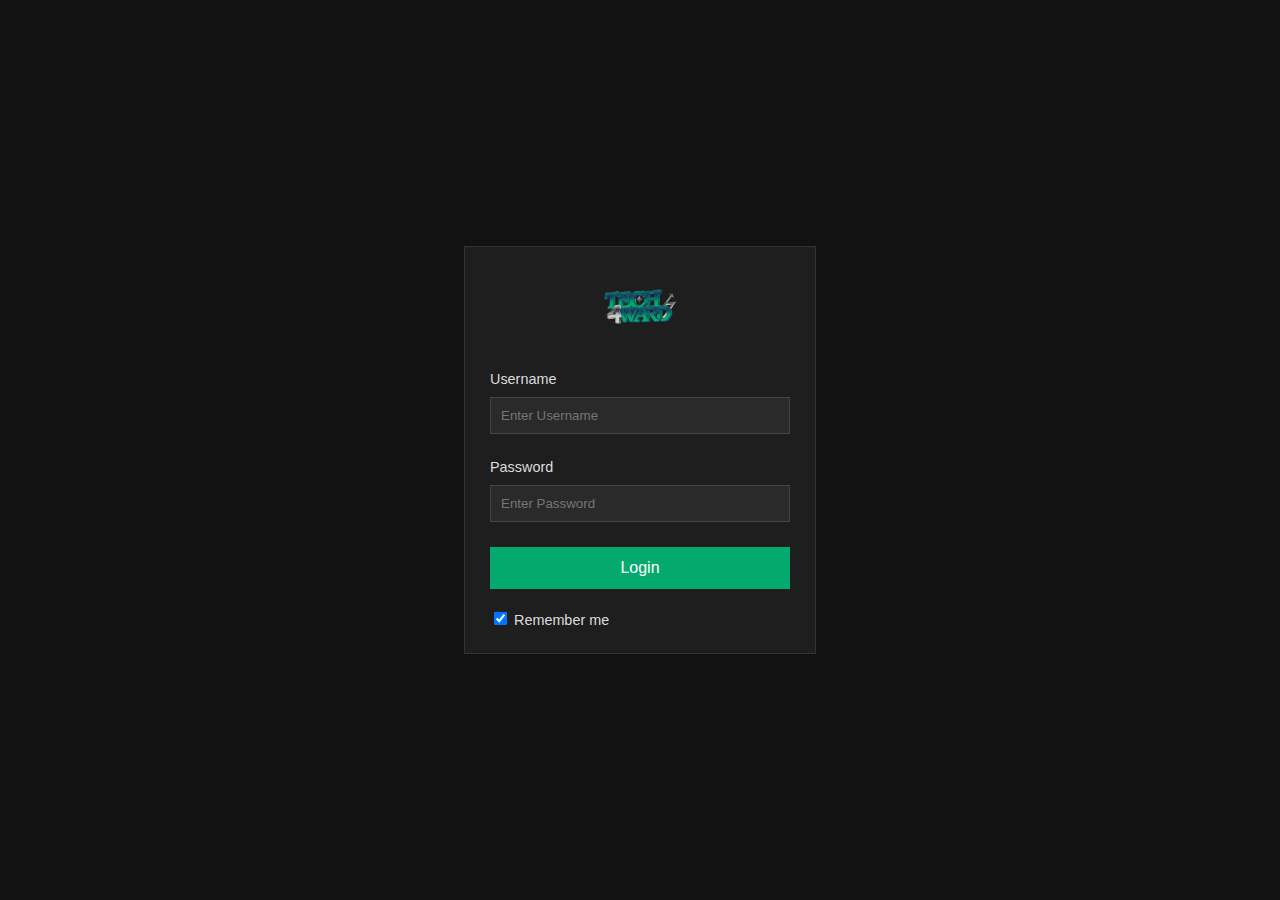
<file: index.html>
<!DOCTYPE html>
<html>
<head>
    <title>Login | Tech4Ward</title>
    <meta name="viewport" content="width=device-width, initial-scale=1">
    <link href="style.css" rel="stylesheet">
    <script src="script.js" defer></script>
</head>
<body>

    <form id="loginForm">
        
        <div class="imgcontainer">
            <img src="images/Tech4Ward Logo.png" alt="Avatar" class="avatar">
        </div>

        <div class="container">
            <label for="uname">Username</label>
            <input type="text" placeholder="Enter Username" name="uname" id="uname" required>

            <label for="psw">Password</label>
            <input type="password" placeholder="Enter Password" name="psw" id="psw" required>

            <button type="submit">Login</button>
            
            <label>
                <input type="checkbox" checked="checked" name="remember"> Remember me
            </label>
        </div>
       
    </form>

</body>
</html>
</file>
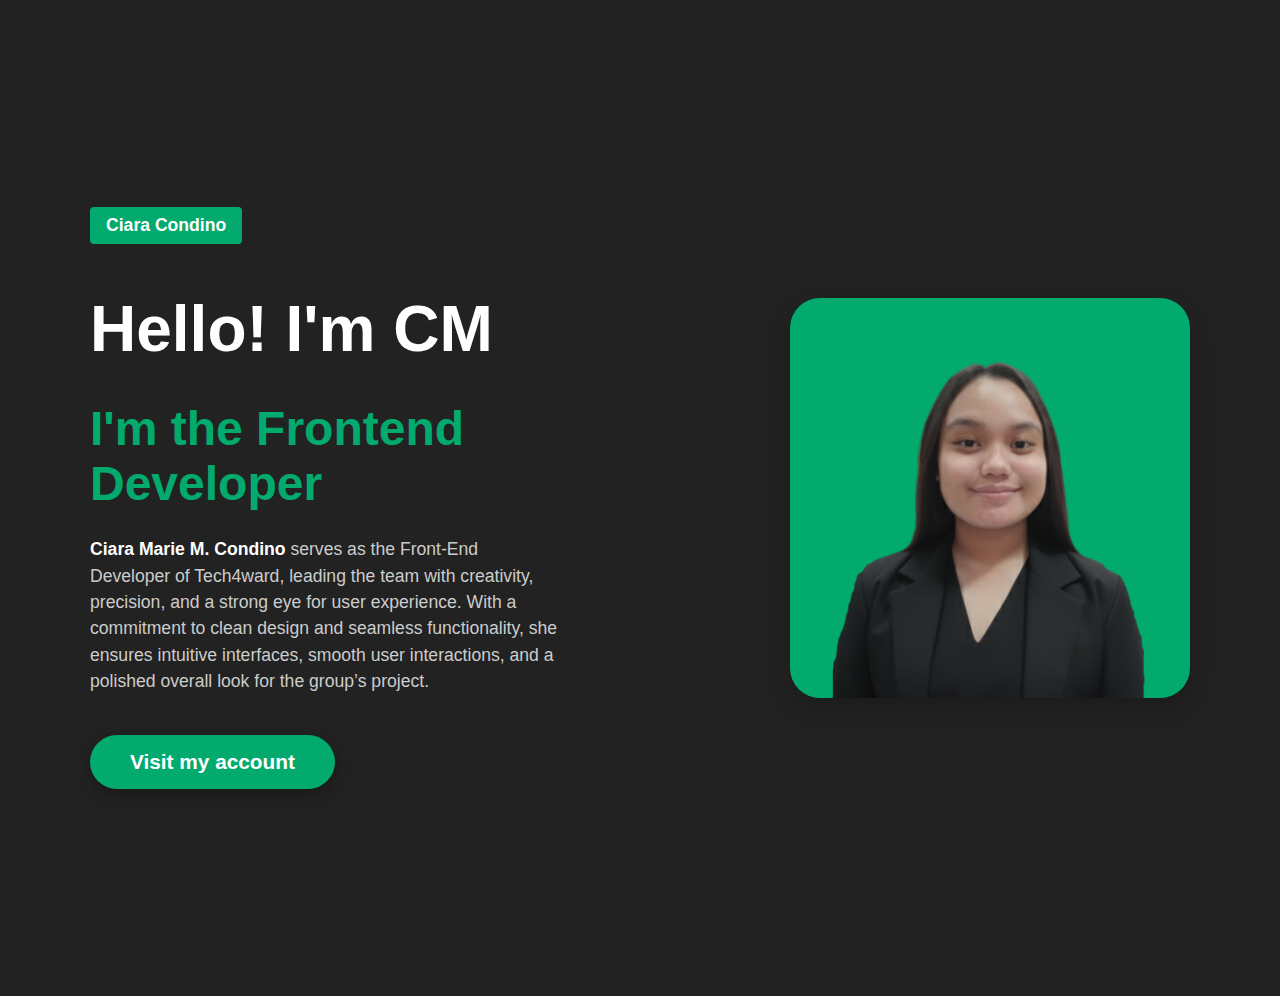
<file: condino.html>
<!DOCTYPE html>
<html lang="en">
<head>
    <meta charset="UTF-8">
    <meta name="viewport" content="width=device-width, initial-scale=1.0">
    <title>Profile Card Design</title>
    <link rel="stylesheet" href="profile.css">
</head>
<body>

    <div class="container">
        <div class="content-left">
            <span class="tag">Ciara Condino</span>
            <h1>Hello! I'm CM</h1>
            <h2>I'm the Frontend Developer</h2>
            <p><strong>Ciara Marie M. Condino</strong> serves as the Front-End Developer of Tech4ward, 
                leading the team with creativity, precision, and a strong eye for user experience. With 
                a commitment to clean design and seamless functionality, she ensures intuitive interfaces, 
                smooth user interactions, and a polished overall look for the group’s project.</p>
            <a href="#" class="btn-visit">Visit my account</a>
        </div>

        <div class="image-right">
            <div class="image-card">
                <img src="images/condino.png" alt="CONDINO CIARA MARIE">
            </div>
        </div>
    </div>

</body>
</html>
</file>
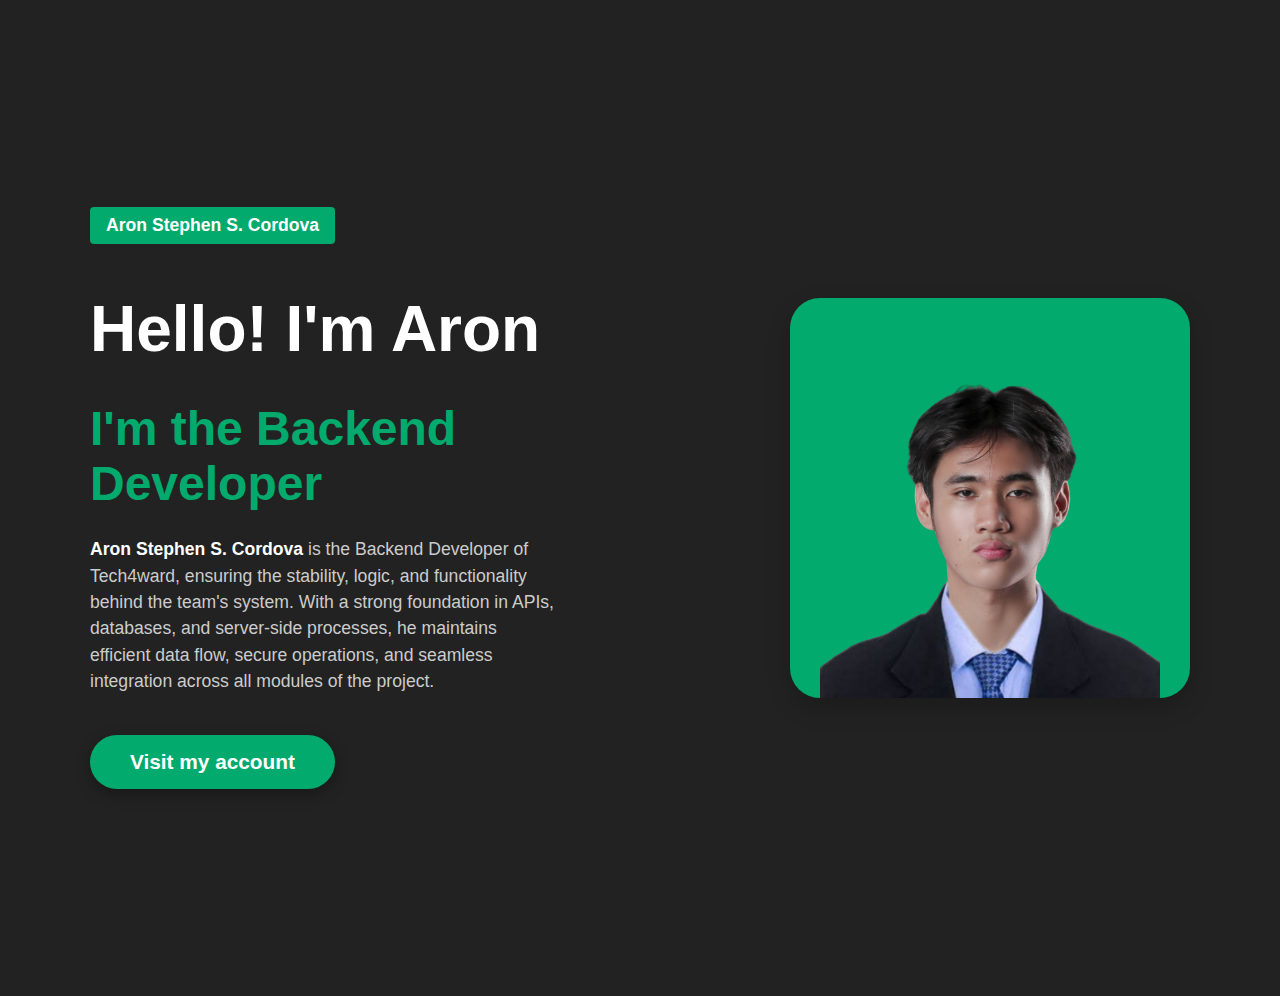
<file: cordova.html>
<!DOCTYPE html>
<html lang="en">
<head>
    <meta charset="UTF-8">
    <meta name="viewport" content="width=device-width, initial-scale=1.0">
    <title>Profile Card Design</title>
    <link rel="stylesheet" href="profile.css">
</head>
<body>

    <div class="container">
        <div class="content-left">
            <span class="tag">Aron Stephen S. Cordova</span>
            <h1>Hello! I'm Aron</h1>
            <h2>I'm the Backend Developer</h2>
            <p><strong>Aron Stephen S. Cordova</strong> is the Backend Developer of Tech4ward, ensuring the
                stability, logic, and functionality behind the team's system. With a strong foundation in APIs,
                databases, and server-side processes, he maintains efficient data flow, secure operations, and
                seamless integration across all modules of the project.</p>
            <a href="#" class="btn-visit">Visit my account</a>
        </div>

        <div class="image-right">
            <div class="image-card">
                <img src="images/cordova.png" alt="CORDOVA ARON STEPHEN S.">
            </div>
        </div>
    </div>

</body>
</html>
</file>
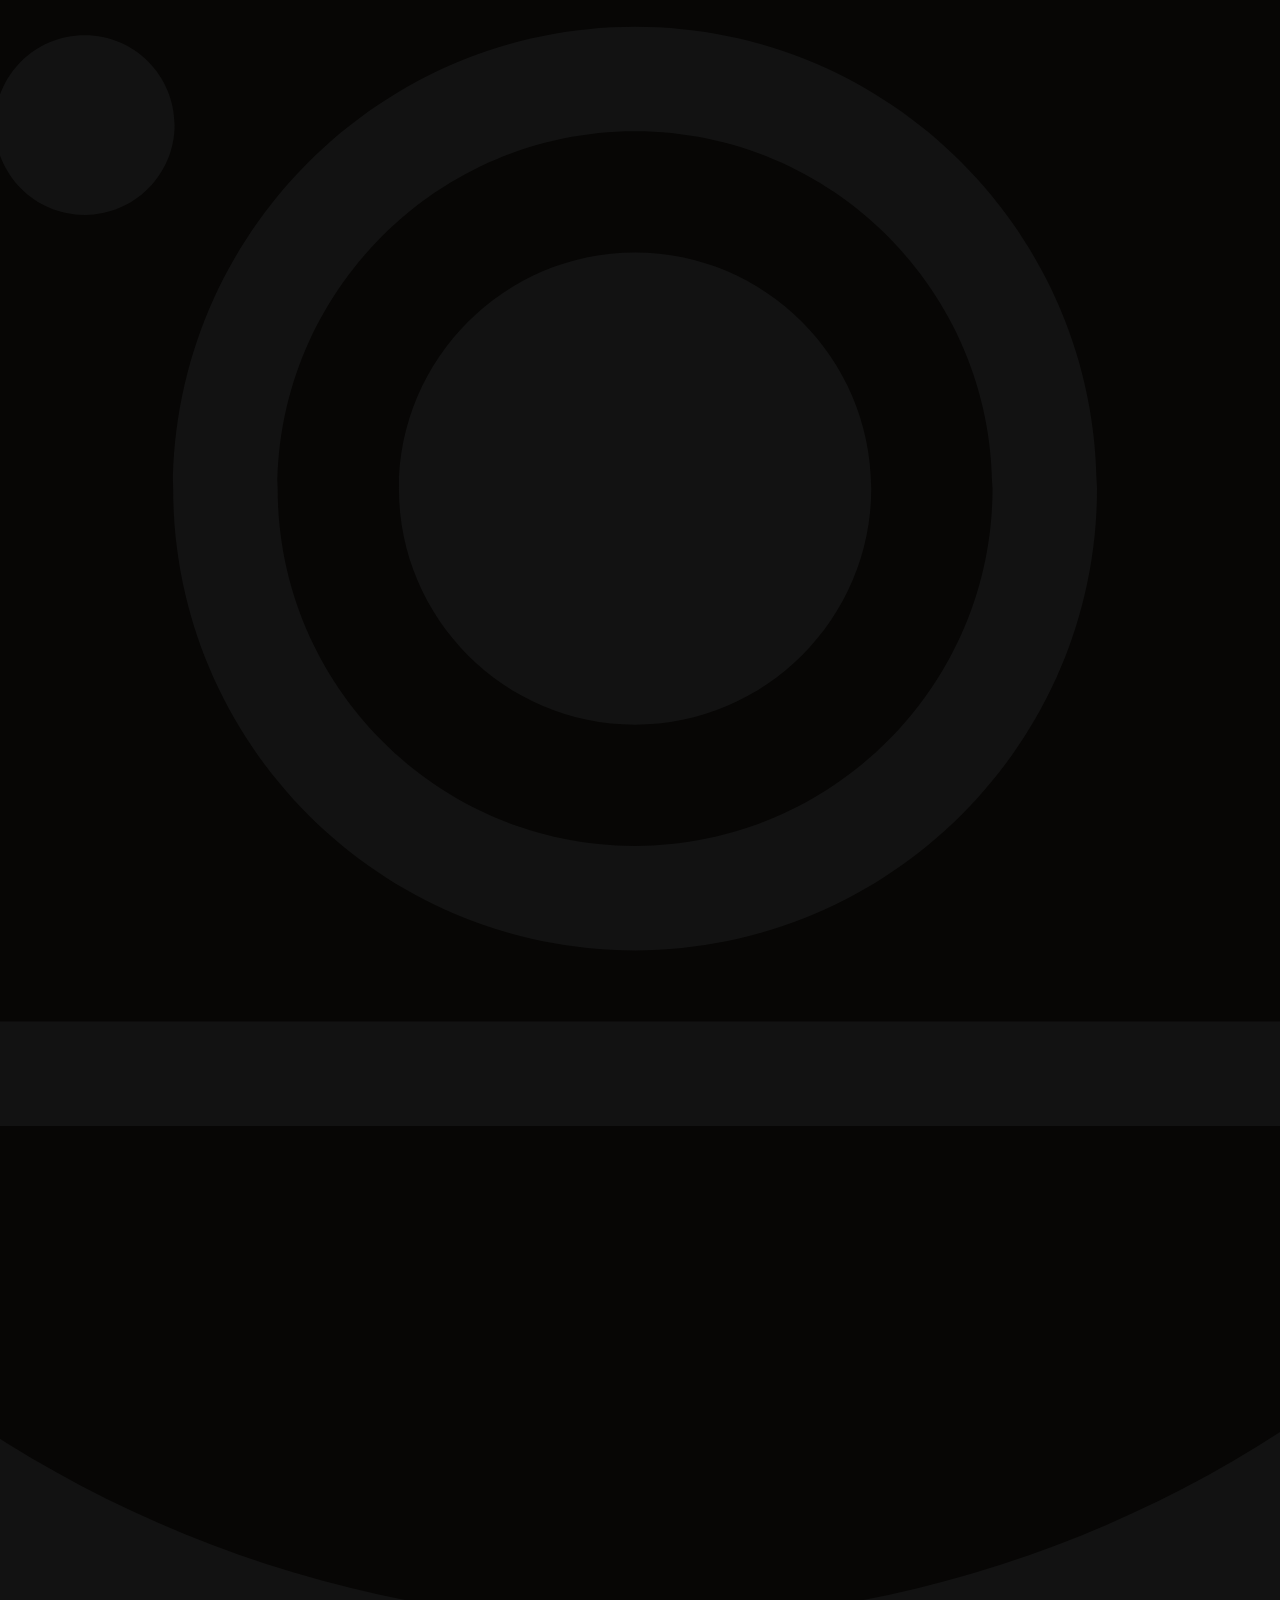
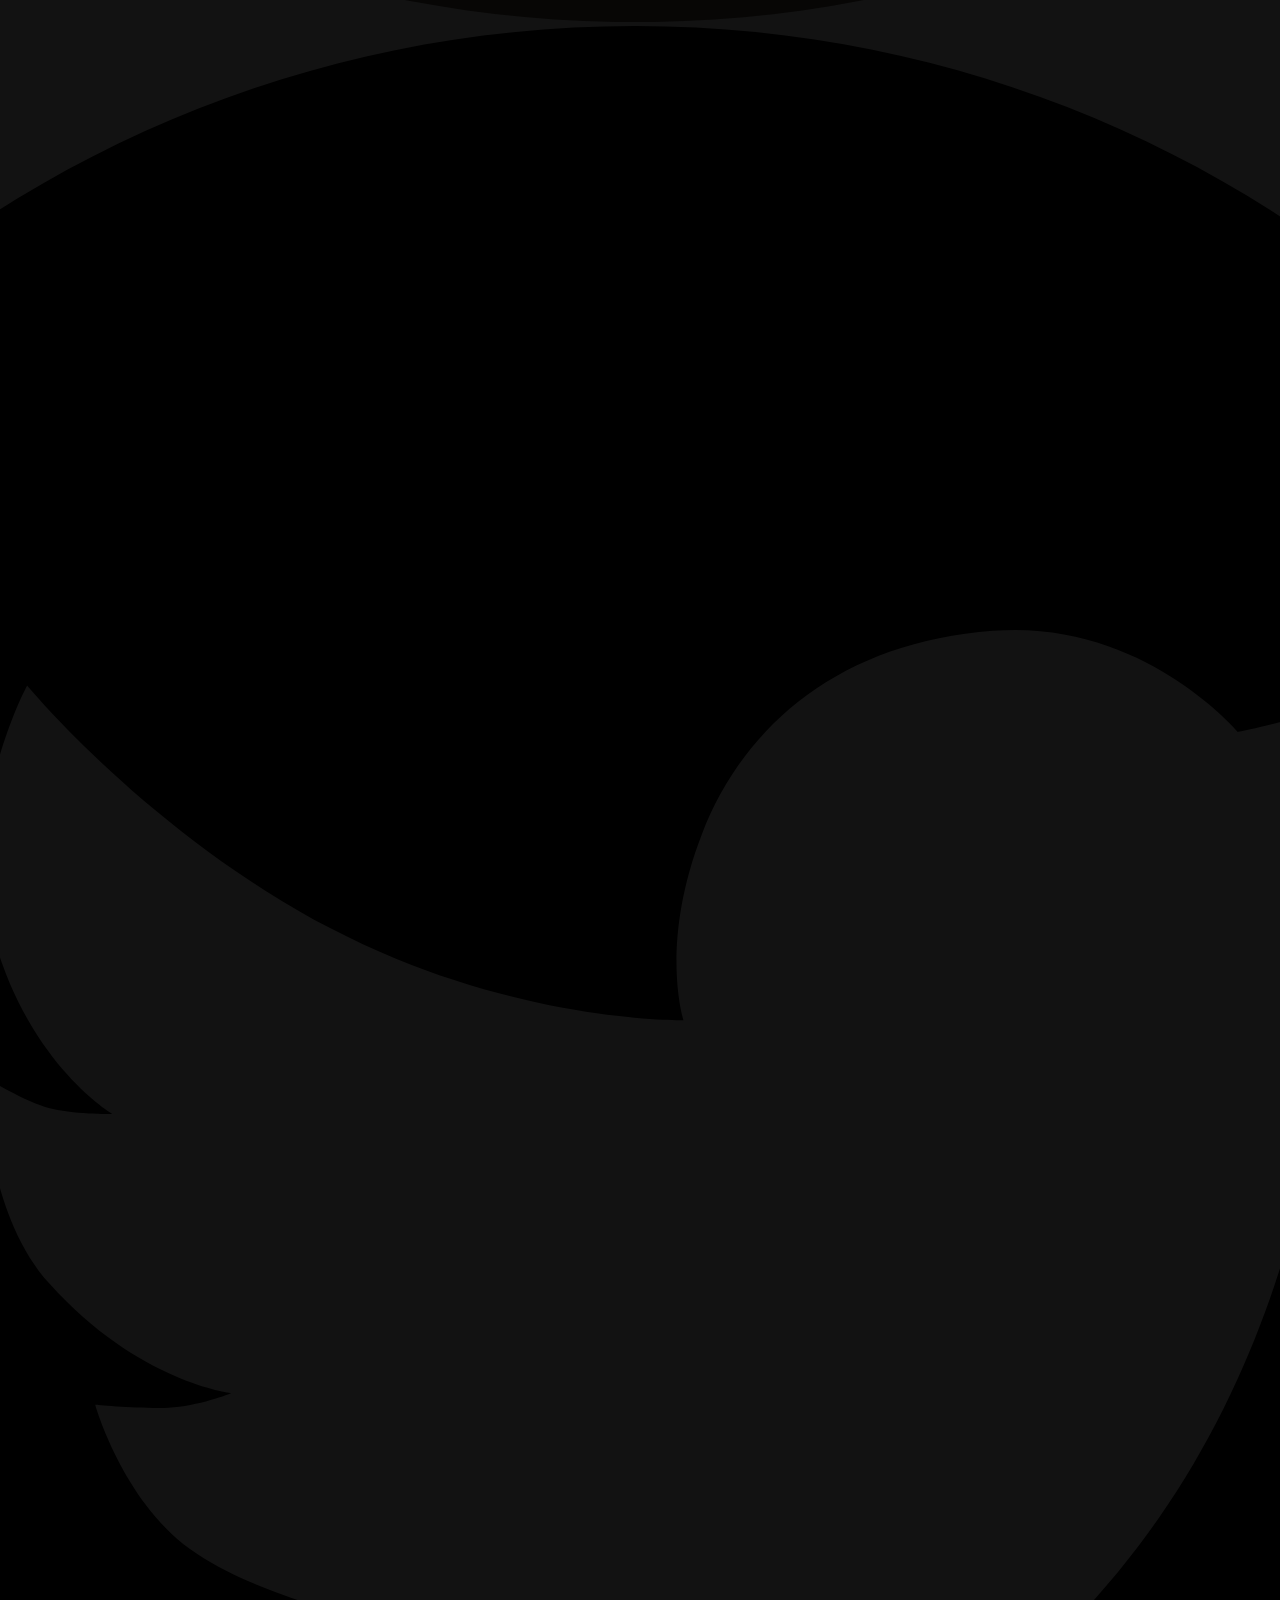
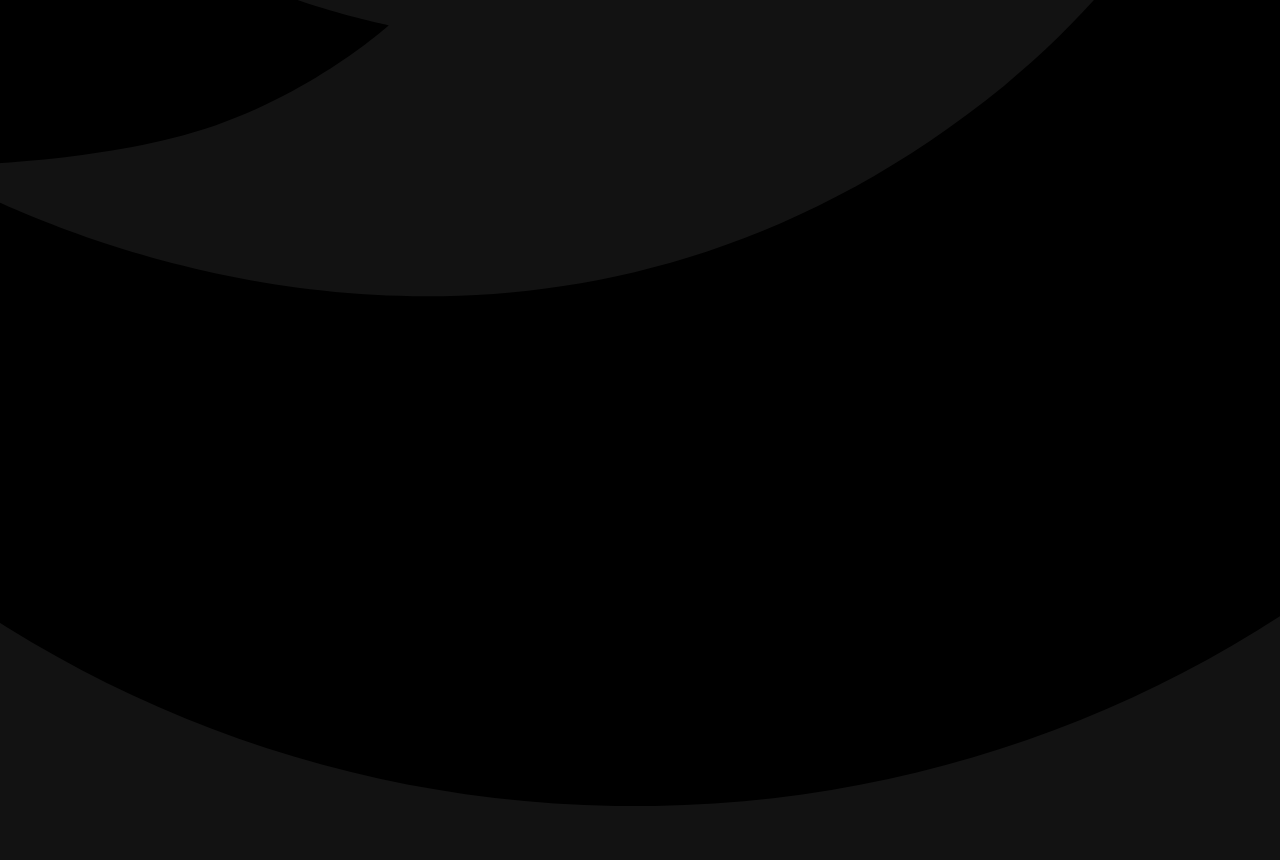
<file: footer.html>
<!DOCTYPE html>
<html lang="en">
<head>
    <meta charset="UTF-8">
    <meta name="viewport" content="width=device-width, initial-scale=1.0">
    <link rel="stylesheet" href="style.css">
</head>
<body class="footer-body">
    
    <footer class="footer-frame-content">
        <div class="footer-icons">
            <br>
             <span style="font-weight:bold; margin-right:10px;">
                <img src="images/fb_icon.png" alt="Facebook">
                <img src="images/ig_icon.png" alt="Instagram">
                <img src="images/twitter_icon.png" alt="Twitter">
            </span>
        </div>
        <p class="copyright">© 2025 Tech4ward. All rights reserved</p>
    </footer>

</body>
</html>
</file>
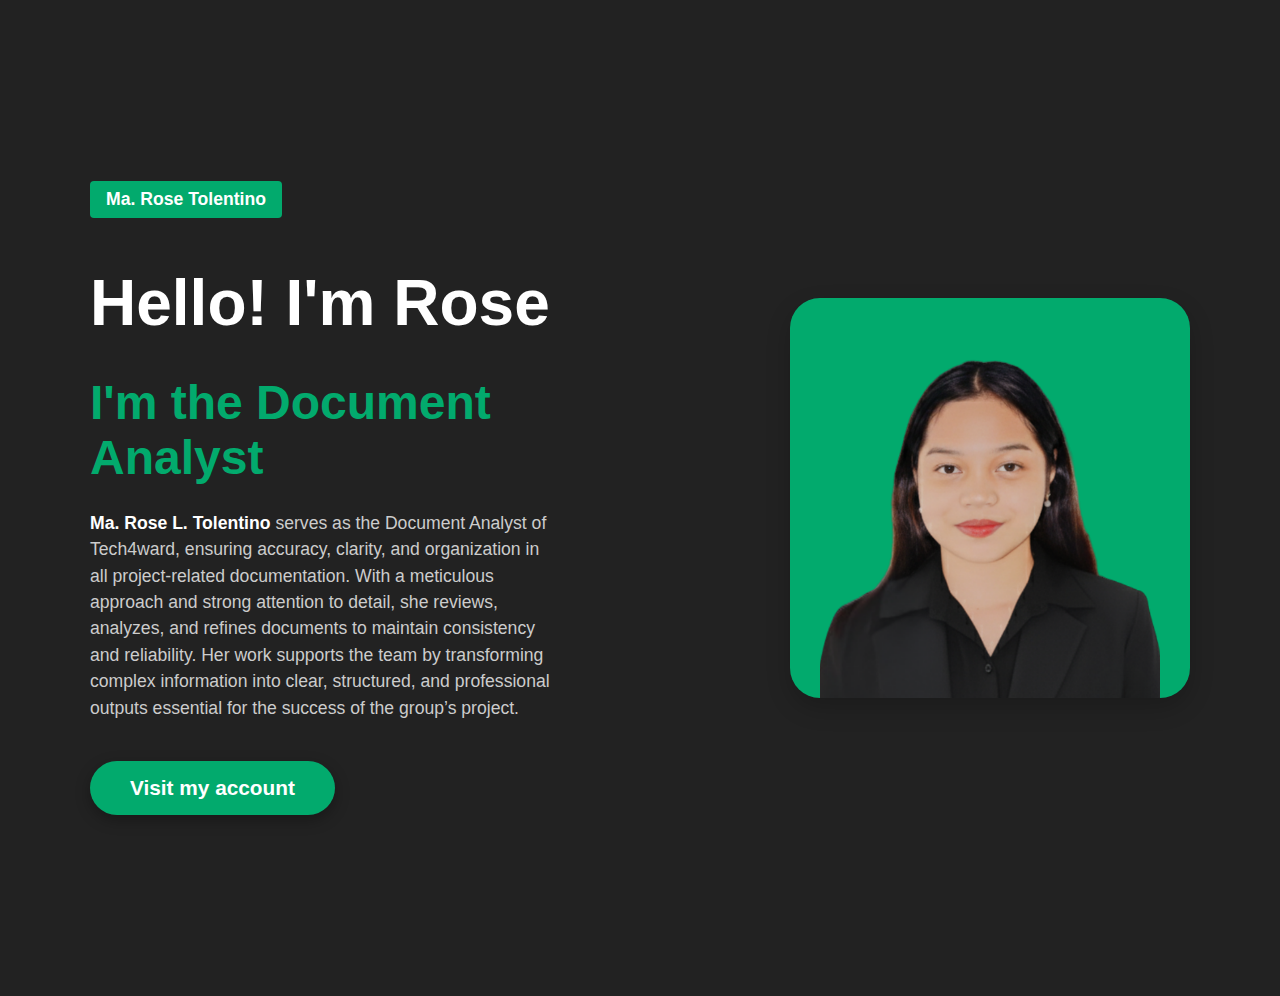
<file: tolentino.html>
<!DOCTYPE html>
<html lang="en">
<head>
    <meta charset="UTF-8">
    <meta name="viewport" content="width=device-width, initial-scale=1.0">
    <title>Profile Card Design</title>
    <link rel="stylesheet" href="profile.css">
</head>
<body>

    <div class="container">
        <div class="content-left">
            <span class="tag">Ma. Rose Tolentino</span>
            <h1>Hello! I'm Rose</h1>
            <h2>I'm the Document Analyst</h2>
            <p><strong>Ma. Rose L. Tolentino</strong> serves as the Document Analyst of Tech4ward,
            ensuring accuracy, clarity, and organization in all project-related documentation.
            With a meticulous approach and strong attention to detail, she reviews, analyzes, and
            refines documents to maintain consistency and reliability. Her work supports the team
            by transforming complex information into clear, structured, and professional outputs
            essential for the success of the group’s project.</p>
            <a href="#" class="btn-visit">Visit my account</a>
        </div>

        <div class="image-right">
            <div class="image-card">
                <img src="images/tolentino.png" alt="TOLENTINO MA. ROSE">
            </div>
        </div>
    </div>

</body>
</html>
</file>
<file: style.css>
body {
            font-family: 'Roboto', sans-serif;
            background-color: #121212; /* Solid dark background */
            display: flex;
            justify-content: center;
            align-items: center;
            height: 100vh;
            margin: 0;
            color: #ddd;
        }

        form {
            background-color: #1e1e1e;
            border: 1px solid #333;
            width: 100%;
            max-width: 350px;
            padding-bottom: 20px;
        }

        .imgcontainer {
            text-align: center;
            margin: 20px 0;
        }

        img.avatar {
            width: 80px;
            height: 80px;
            border-radius: 50%;
            object-fit: cover;
        }

        .container {
            padding: 0 25px;
        }

        label {
            font-size: 0.9rem;
            display: block;
            margin-bottom: 5px;
            margin-top: 10px;
        }

        input[type=text], input[type=password] {
            width: 100%;
            padding: 10px;
            margin: 5px 0 15px 0;
            display: inline-block;
            border: 1px solid #444;
            background-color: #2a2a2a;
            color: white;
            box-sizing: border-box;
        }

        input:focus {
            border-color: #04AA6D;
            outline: none;
        }

        button {
            background-color: #04AA6D;
            color: white;
            padding: 12px 20px;
            margin: 10px 0;
            border: none;
            cursor: pointer;
            width: 100%;
            font-size: 1rem;
        }

        button:hover {
            opacity: 0.9;
        }

        /* Bottom section */
        .bottom-container {
            padding: 0 25px;
            margin-top: 10px;
            display: flex;
            justify-content: space-between;
            align-items: center;
            font-size: 0.85rem;
        }

        .cancelbtn {
            background-color: transparent;
            color: #f44336;
            border: none;
            padding: 0;
            cursor: pointer;
            width: auto;
        }

        .cancelbtn:hover {
            text-decoration: underline;
        }

        span.psw a {
            color: #888;
            text-decoration: none;
        }
        
        span.psw a:hover {
            color: #fff;
        }
</file>
<file: profile.css>
body {
            font-family: Arial, Helvetica, sans-serif;
            background-color: #222222; 
            display: flex;
            justify-content: center;
            align-items: center;
            min-height: 100vh;
            padding: 40px;
        }

        .container {
            display: flex;
            max-width: 1100px;
            width: 100%;
            justify-content: space-between;
            align-items: center;
            gap: 60px; 
        }

        .content-left {
            flex: 1; 
            color: #ffffff;
            max-width: 600px;
        }

        .tag {
            display: inline-block;
            background-color: #02AA6D;
            color: white;
            padding: 8px 16px;
            font-weight: bold;
            font-size: 1.1rem;
            border-radius: 4px;
            margin-bottom: 10px;
        }

        h1 {
            font-size: 4rem;
            font-weight: 800;
            line-height: 1;
            margin-bottom: 5px;
        }

        h2 {
            font-size: 3rem;
            font-weight: 700;
            color: #02AA6D; 
            margin-bottom: 25px;
        }

        p {
            color: #cccccc; 
            font-size: 1.1rem;
            line-height: 1.5;
            margin-bottom: 40px;
            max-width: 90%;
        }

        p strong {
            color: #ffffff;
            font-weight: bold;
        }

        .btn-visit {
            display: inline-block;
            text-decoration: none;
            color: white;
            background: linear-gradient(to bottom, #02AA6D, #02AA6D);
            padding: 15px 40px;
            font-size: 1.3rem;
            font-weight: bold;
            border-radius: 50px; 
            box-shadow: 0 5px 15px rgba(0,0,0,0.3); 
            transition: transform 0.2s ease;
        }

        .btn-visit:hover {
            transform: translateY(-3px); 
        }

        .image-right {
            flex: 1;
            display: flex;
            justify-content: flex-end;
        }


        .image-card {
            position: relative;
            width: 400px;
            height: 400px;
            background-color: #02AA6D; 
            border-radius: 30px;
            overflow: hidden; 
            box-shadow: 0 10px 25px rgba(0,0,0,0.2);
        }

        .image-card img {
            position: absolute;
            width: 85%;
            bottom: 0; 
            left: 50%;
            transform: translateX(-50%);
            z-index: 1;
        }
</file>
